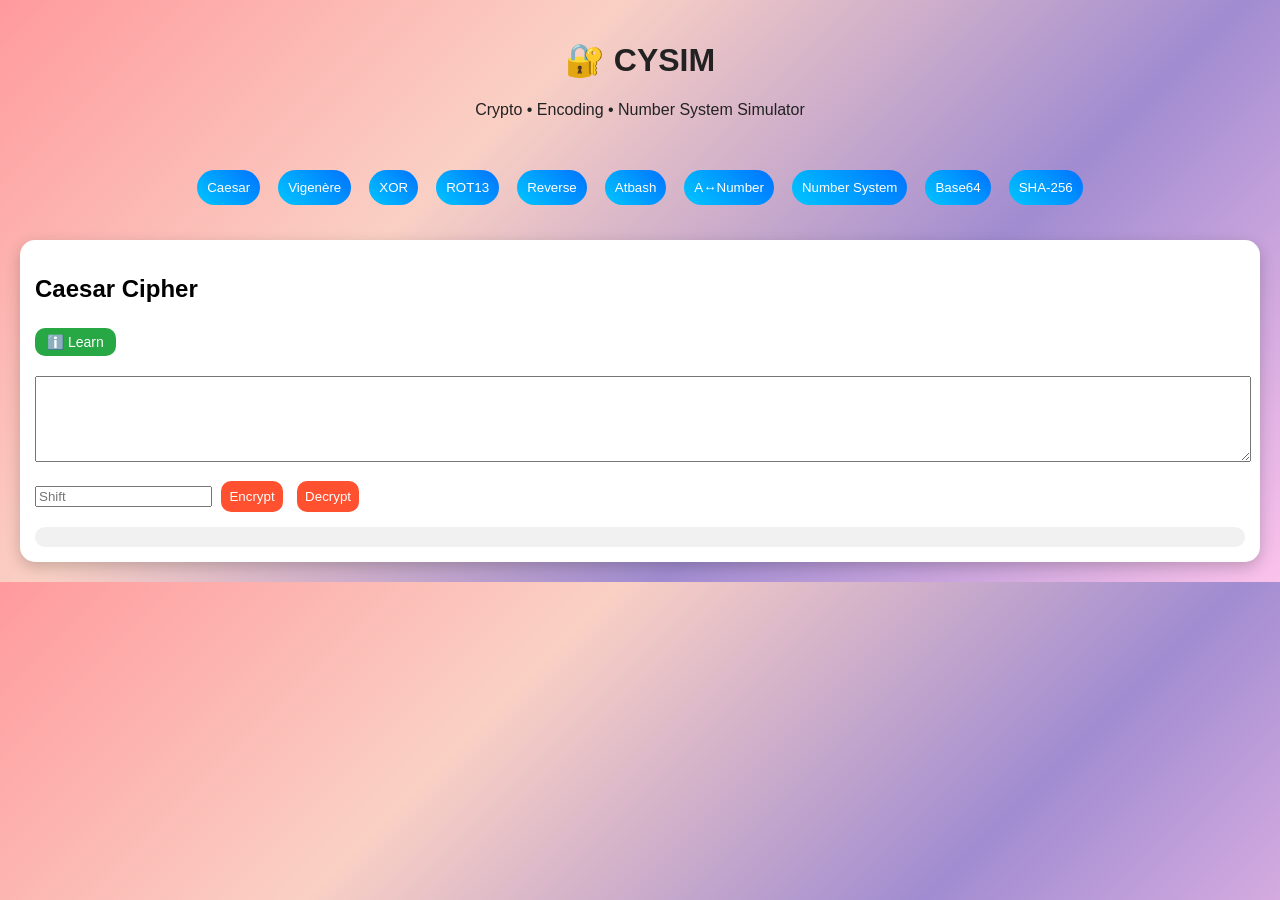
<file: index.html>
<!DOCTYPE html>
<html>
<head>
<title>CYSIM</title>
<link rel="stylesheet" href="style.css">
<style>
.info-section {
  background: #fdfdfd;
  border-left: 5px solid #0072ff;
  padding: 15px 20px;
  margin: 15px 0;
  border-radius: 8px;
  color: #333;
  font-size: 0.95em;
  line-height: 1.6;
  box-shadow: 0 4px 6px rgba(0,0,0,0.05);
}
.info-section h3 { margin-top: 0; color: #0072ff; border-bottom: 2px solid #e1e4e8; padding-bottom: 8px; font-size: 1.2em; }
.info-section p { margin: 10px 0; }
.info-section code { background: #e1e4e8; padding: 3px 6px; border-radius: 4px; font-family: monospace; color: #d73a49; font-weight: bold; }
.info-btn { background: #28a745; transition: 0.3s; margin-bottom: 10px; }
.info-btn:hover { background: #218838; transform: scale(1.05); }
</style>
</head>

<body>

<div class="header">
<h1>🔐 CYSIM</h1>
<p>Crypto • Encoding • Number System Simulator</p>
</div>

<div class="nav">
<button onclick="openTab('caesar')">Caesar</button>
<button onclick="openTab('vigenere')">Vigenère</button>
<button onclick="openTab('xor')">XOR</button>
<button onclick="openTab('rot13')">ROT13</button>
<button onclick="openTab('reverse')">Reverse</button>
<button onclick="openTab('atbash')">Atbash</button>
<button onclick="openTab('alphabet')">A↔Number</button>
<button onclick="openTab('number')">Number System</button>
<button onclick="openTab('base64')">Base64</button>
<button onclick="openTab('sha256')">SHA-256</button>
</div>

<div class="container">

<!-- CAESAR -->
<div id="caesar" class="card tab">
<h2>Caesar Cipher</h2>
<button class="info-btn" onclick="toggleInfo('caesar-info')">ℹ️ Learn</button>
<div id="caesar-info" class="info-section" style="display:none;">
  <h3>🏛️ What is the Caesar Cipher?</h3>
  <p><strong>📖 Definition:</strong> One of the oldest encryption methods, named after Julius Caesar. It is a <em>substitution cipher</em> that replaces each letter with another letter a fixed number of positions down the alphabet.</p>
  <p><strong>⚙️ Working Principle:</strong> Imagine a dial with the alphabet. If your shift is <strong>3</strong>:<br> • 'A' moves 3 spaces forward to become 'D'.<br> • 'B' becomes 'E'.<br> • 'Z' wraps around the dial to become 'C'.</p>
  <p><strong>💡 The Math (Modular Arithmetic):</strong> Computers use numbers for letters. The encryption formula is <code>E(x) = (x + shift) mod 26</code>. The "mod 26" acts like a clock, ensuring we wrap around when we go past 'Z'.</p>
  <p><strong>🛡️ Real World Application:</strong> Extremely weak today! It can be cracked instantly by trying all 25 possible shifts (Brute Force) or by analyzing common letters (Frequency Analysis). Mostly used as a learning tool.</p>
</div>
<textarea id="c_text"></textarea>
<input id="c_shift" type="number" placeholder="Shift">
<button onclick="caesarEnc()">Encrypt</button>
<button onclick="caesarDec()">Decrypt</button>
<div class="out" id="c_out"></div>
</div>

<!-- VIGENERE -->
<div id="vigenere" class="card tab">
<h2>Vigenère Cipher</h2>
<button class="info-btn" onclick="toggleInfo('vigenere-info')">ℹ️ Learn</button>
<div id="vigenere-info" class="info-section" style="display:none;">
  <h3>🗝️ What is the Vigenère Cipher?</h3>
  <p><strong>📖 Definition:</strong> An advanced version of the Caesar Cipher. Instead of using a single shift, it uses a <em>keyword</em> to change the shift for every single letter (a <em>polyalphabetic substitution</em>).</p>
  <p><strong>⚙️ Working Principle:</strong> If your message is <code>HELLO</code> and key is <code>KEY</code>:<br> 1. Repeat the key: <code>KEYKE</code><br> 2. Shift 'H' by 'K' (10 spaces).<br> 3. Shift 'E' by 'E' (4 spaces).<br> This hides repeating letters!</p>
  <p><strong>💡 Input Transformation:</strong> Historically, people used a "Tabula Recta" (a 26x26 grid of alphabets) to manually find the intersection of the message letter and the key letter.</p>
  <p><strong>🛡️ Real World Application:</strong> It was considered "le chiffre indéchiffrable" (unbreakable cipher) for 300 years until Charles Babbage cracked it in the 1800s using statistical analysis.</p>
</div>
<textarea id="v_text"></textarea>
<input id="v_key" placeholder="Key">
<button onclick="vigEnc()">Encrypt</button>
<button onclick="vigDec()">Decrypt</button>
<div class="out" id="v_out"></div>
</div>

<!-- XOR -->
<div id="xor" class="card tab">
<h2>XOR Cipher</h2>
<button class="info-btn" onclick="toggleInfo('xor-info')">ℹ️ Learn</button>
<div id="xor-info" class="info-section" style="display:none;">
  <h3>⚡ What is the XOR Cipher?</h3>
  <p><strong>📖 Definition:</strong> XOR (Exclusive OR) is a logic operation inside CPU hardware. As a cipher, it combines the binary bits (0s and 1s) of your message with a secret key.</p>
  <p><strong>⚙️ Working Principle:</strong> The XOR rule:<br> • <code>0 ^ 0 = 0</code> (Same = 0)<br> • <code>1 ^ 1 = 0</code> (Same = 0)<br> • <code>1 ^ 0 = 1</code> (Different = 1)<br> • <code>0 ^ 1 = 1</code> (Different = 1)</p>
  <p><strong>💡 Input Transformation:</strong> XOR is perfectly symmetric! If you encrypt your message with a key, you just XOR the output with the <em>exact same key</em> to decrypt it: <code>(Message ^ Key) ^ Key = Message</code>.</p>
  <p><strong>🛡️ Real World Application:</strong> Incredibly fast and lightweight. XOR is the mathematical heart of modern, highly secure ciphers like AES (Advanced Encryption Standard) used by banks.</p>
</div>
<textarea id="x_text"></textarea>
<input id="x_key" placeholder="Key">
<button onclick="xorProcess()">Process</button>
<div class="out" id="x_out"></div>
</div>

<!-- ROT13 -->
<div id="rot13" class="card tab">
<h2>ROT13</h2>
<button class="info-btn" onclick="toggleInfo('rot13-info')">ℹ️ Learn</button>
<div id="rot13-info" class="info-section" style="display:none;">
  <h3>🔄 What is ROT13?</h3>
  <p><strong>📖 Definition:</strong> ROT13 ("Rotate by 13 places") is a specific variant of the Caesar Cipher. It shifts every letter by exactly 13 positions.</p>
  <p><strong>⚙️ Working Principle:</strong> Because the English alphabet has 26 letters, shifting by 13 is exactly half of the alphabet. 'A' becomes 'N', 'B' becomes 'O'... and 'N' becomes 'A'.</p>
  <p><strong>💡 Input Transformation:</strong> Applying ROT13 twice restores the original text. You don't need a separate "Decrypt" button—encryption and decryption are the exact same mathematical process!</p>
  <p><strong>🛡️ Real World Application:</strong> Not used for security! It was popularized on early internet forums to hide movie spoilers, punchlines, or offensive text from casual reading. A digital puzzle.</p>
</div>
<textarea id="rot_text"></textarea>
<button onclick="rot13()">Transform</button>
<div class="out" id="rot_out"></div>
</div>

<!-- REVERSE -->
<div id="reverse" class="card tab">
<h2>Reverse</h2>
<button class="info-btn" onclick="toggleInfo('reverse-info')">ℹ️ Learn</button>
<div id="reverse-info" class="info-section" style="display:none;">
  <h3>⏪ What is Text Reversal?</h3>
  <p><strong>📖 Definition:</strong> A simple string manipulation that flips the order of characters in a text. The last letter becomes the first, and the first becomes the last.</p>
  <p><strong>⚙️ Working Principle:</strong> The string <code>"HELLO WORLD"</code> is simply read backwards to become <code>"DLROW OLLEH"</code>.</p>
  <p><strong>💡 Input Transformation:</strong> In programming, this is often done by converting text into an Array (a list of chars), running a reverse algorithm, and joining them back. A classic coding exercise!</p>
  <p><strong>🛡️ Real World Application:</strong> Not encryption! Used for checking <em>Palindromes</em> (words reading the same backwards, like "RACECAR"), formatting data, or basic obfuscation to bypass filters.</p>
</div>
<textarea id="r_text"></textarea>
<button onclick="rev()">Transform</button>
<div class="out" id="r_out"></div>
</div>

<!-- ATBASH -->
<div id="atbash" class="card tab">
<h2>Atbash Cipher</h2>
<button class="info-btn" onclick="toggleInfo('atbash-info')">ℹ️ Learn</button>
<div id="atbash-info" class="info-section" style="display:none;">
  <h3>🪞 What is the Atbash Cipher?</h3>
  <p><strong>📖 Definition:</strong> Originally used to encode the Hebrew alphabet in biblical texts, Atbash is a <em>substitution cipher</em> that maps the alphabet to its exact reverse mirror.</p>
  <p><strong>⚙️ Working Principle:</strong> Think of it as folding the alphabet in half.<br> • 1st letter (A) swaps with 26th letter (Z).<br> • 2nd letter (B) swaps with 25th letter (Y).</p>
  <p><strong>💡 Input Transformation:</strong> If we map A=1 and Z=26, the underlying formula is <code>New = 27 - Old</code>. Like ROT13, Atbash is symmetrical. Apply it twice and you get your original text back.</p>
  <p><strong>🛡️ Real World Application:</strong> Purely historical and educational today. Often found in escape rooms, puzzle games, and amateur cryptography treasure hunts!</p>
</div>
<textarea id="a_text"></textarea>
<button onclick="atbash()">Transform</button>
<div class="out" id="a_out"></div>
</div>

<!-- ALPHABET -->
<div id="alphabet" class="card tab">
<h2>A ↔ Number System</h2>
<button class="info-btn" onclick="toggleInfo('alphabet-info')">ℹ️ Learn</button>
<div id="alphabet-info" class="info-section" style="display:none;">
  <h3>🔤 Alphabet ↔ Number Mapping</h3>
  <p><strong>📖 Definition:</strong> The process of converting alphabetical letters into their corresponding numerical positions.</p>
  <p><strong>⚙️ Working Principle:</strong> Different modes exist:<br> • <strong>A=1:</strong> How humans count (A=1, B=2 ... Z=26).<br> • <strong>A=0:</strong> How programmers count. Indexing at 0 makes crypto math flawless.<br> • <strong>Z=0:</strong> A reverse mapping.</p>
  <p><strong>💡 Input Transformation:</strong> Computers don't actually know what 'A' is! They use tables like ASCII, where the capital letter 'A' is internally stored as the decimal number 65, and lowercase 'a' is 97.</p>
  <p><strong>🛡️ Real World Application:</strong> Essential for building crypto algorithms from scratch, data serialization, and generating spreadsheet column headers (A, B, C... AA, AB).</p>
</div>
<select id="n_mode">
<option value="a1">A = 1</option>
<option value="a0">A = 0</option>
<option value="z0">Z = 0</option>
</select>
<textarea id="n_text"></textarea>
<button onclick="toNum()">To Number</button>
<button onclick="toChar()">To Text</button>
<div class="out" id="n_out"></div>
</div>

<!-- NUMBER SYSTEM -->
<div id="number" class="card tab">
<h2>Number System Converter</h2>
<button class="info-btn" onclick="toggleInfo('number-info')">ℹ️ Learn</button>
<div id="number-info" class="info-section" style="display:none;">
  <h3>🔢 Number System Conversions</h3>
  <p><strong>📖 Definition:</strong> Humans use Base-10 (Decimal) because we have 10 fingers. Computers use different mathematical bases depending on hardware constraints.</p>
  <p><strong>⚙️ Working Principle:</strong><br> • <strong>Binary (Base-2):</strong> Uses <code>0</code> and <code>1</code> (Transistors OFF/ON).<br> • <strong>Octal (Base-8):</strong> Uses <code>0-7</code> (Old computer systems).<br> • <strong>Hexadecimal (Base-16):</strong> Uses <code>0-9</code> and <code>A-F</code> (Compact binary).</p>
  <p><strong>💡 Input Transformation:</strong> The letter <strong>'A'</strong> is ASCII value 65. Under the hood, this translates to Decimal: <code>65</code> | Binary: <code>01000001</code> | Hex: <code>41</code>.</p>
  <p><strong>🛡️ Real World Application:</strong> Hexadecimal is extensively used for Web Colors (e.g., <code>#FF0000</code>), Memory Addresses in debugging, and network MAC addresses.</p>
</div>
<select id="num_base">
<option value="2">Binary</option>
<option value="10">Decimal</option>
<option value="16">Hex</option>
<option value="8">Octal</option>
</select>
<textarea id="num_text" placeholder="Enter text or numbers"></textarea>
<div class="btns">
<button onclick="toNumber()">Text → Number</button>
<button onclick="convertToString()">Number → Text</button>
</div>
<div class="out" id="num_out"></div>
</div>

<!-- BASE64 -->
<div id="base64" class="card tab">
<h2>Base64</h2>
<button class="info-btn" onclick="toggleInfo('base64-info')">ℹ️ Learn</button>
<div id="base64-info" class="info-section" style="display:none;">
  <h3>📦 What is Base64 Encoding?</h3>
  <p><strong>📖 Definition:</strong> Base64 is an <em>encoding scheme</em> (not encryption!). It takes raw binary data and translates it into a safe, standard text format using 64 printable characters.</p>
  <p><strong>⚙️ Working Principle:</strong> <br> 1. Takes 3 bytes of data (24 bits).<br> 2. Chops those 24 bits into 4 smaller chunks of 6 bits.<br> 3. Maps those 6-bit chunks to safe characters (A-Z, a-z, 0-9, +, /).<br> 4. Adds <code>=</code> padding at the end if the data doesn't divide evenly.</p>
  <p><strong>💡 Input Transformation:</strong> Internet protocols like Email were built to handle text, not images. Base64 safely disguises binary images as massive blocks of text so they can be transmitted without breaking!</p>
  <p><strong>🛡️ Real World Application:</strong> Email attachments, JWT (JSON Web Tokens) for website logins, and embedding tiny icons directly into HTML/CSS files (Data URIs).</p>
</div>
<textarea id="b_text"></textarea>
<button onclick="b64enc()">Encode</button>
<button onclick="b64dec()">Decode</button>
<div class="out" id="b_out"></div>
</div>

<!-- SHA256 -->
<div id="sha256" class="card tab">
<h2>SHA-256</h2>
<button class="info-btn" onclick="toggleInfo('sha256-info')">ℹ️ Learn</button>
<div id="sha256-info" class="info-section" style="display:none;">
  <h3>🔒 What is SHA-256 Hashing?</h3>
  <p><strong>📖 Definition:</strong> SHA-256 is a cryptographic hash function. Unlike encryption, hashing is a <strong>one-way street</strong>. You can scramble data into a hash, but you can <em>never</em> descramble a hash back into data.</p>
  <p><strong>⚙️ Working Principle:</strong> <br> • <strong>Deterministic:</strong> Same input always = same hash.<br> • <strong>Fixed Size:</strong> A 2-letter word or a 100GB movie both produce exactly 64 characters.<br> • <strong>Avalanche Effect:</strong> Changing ONE letter changes the entire output hash entirely.</p>
  <p><strong>💡 Input Transformation (Passwords):</strong> Websites NEVER store your actual password. They store the hash. When you log in, they hash what you typed and compare. Hackers only steal useless hashes!</p>
  <p><strong>🛡️ Real World Application:</strong> Securing passwords, verifying downloaded files, SSL/TLS web certificates, and it is the foundational math that runs the Bitcoin blockchain.</p>
</div>
<textarea id="s_text"></textarea>
<button onclick="sha256()">Hash</button>
<div class="out" id="s_out"></div>
</div>

</div>

<script src="script.js"></script>
</body>
</html>
</file>
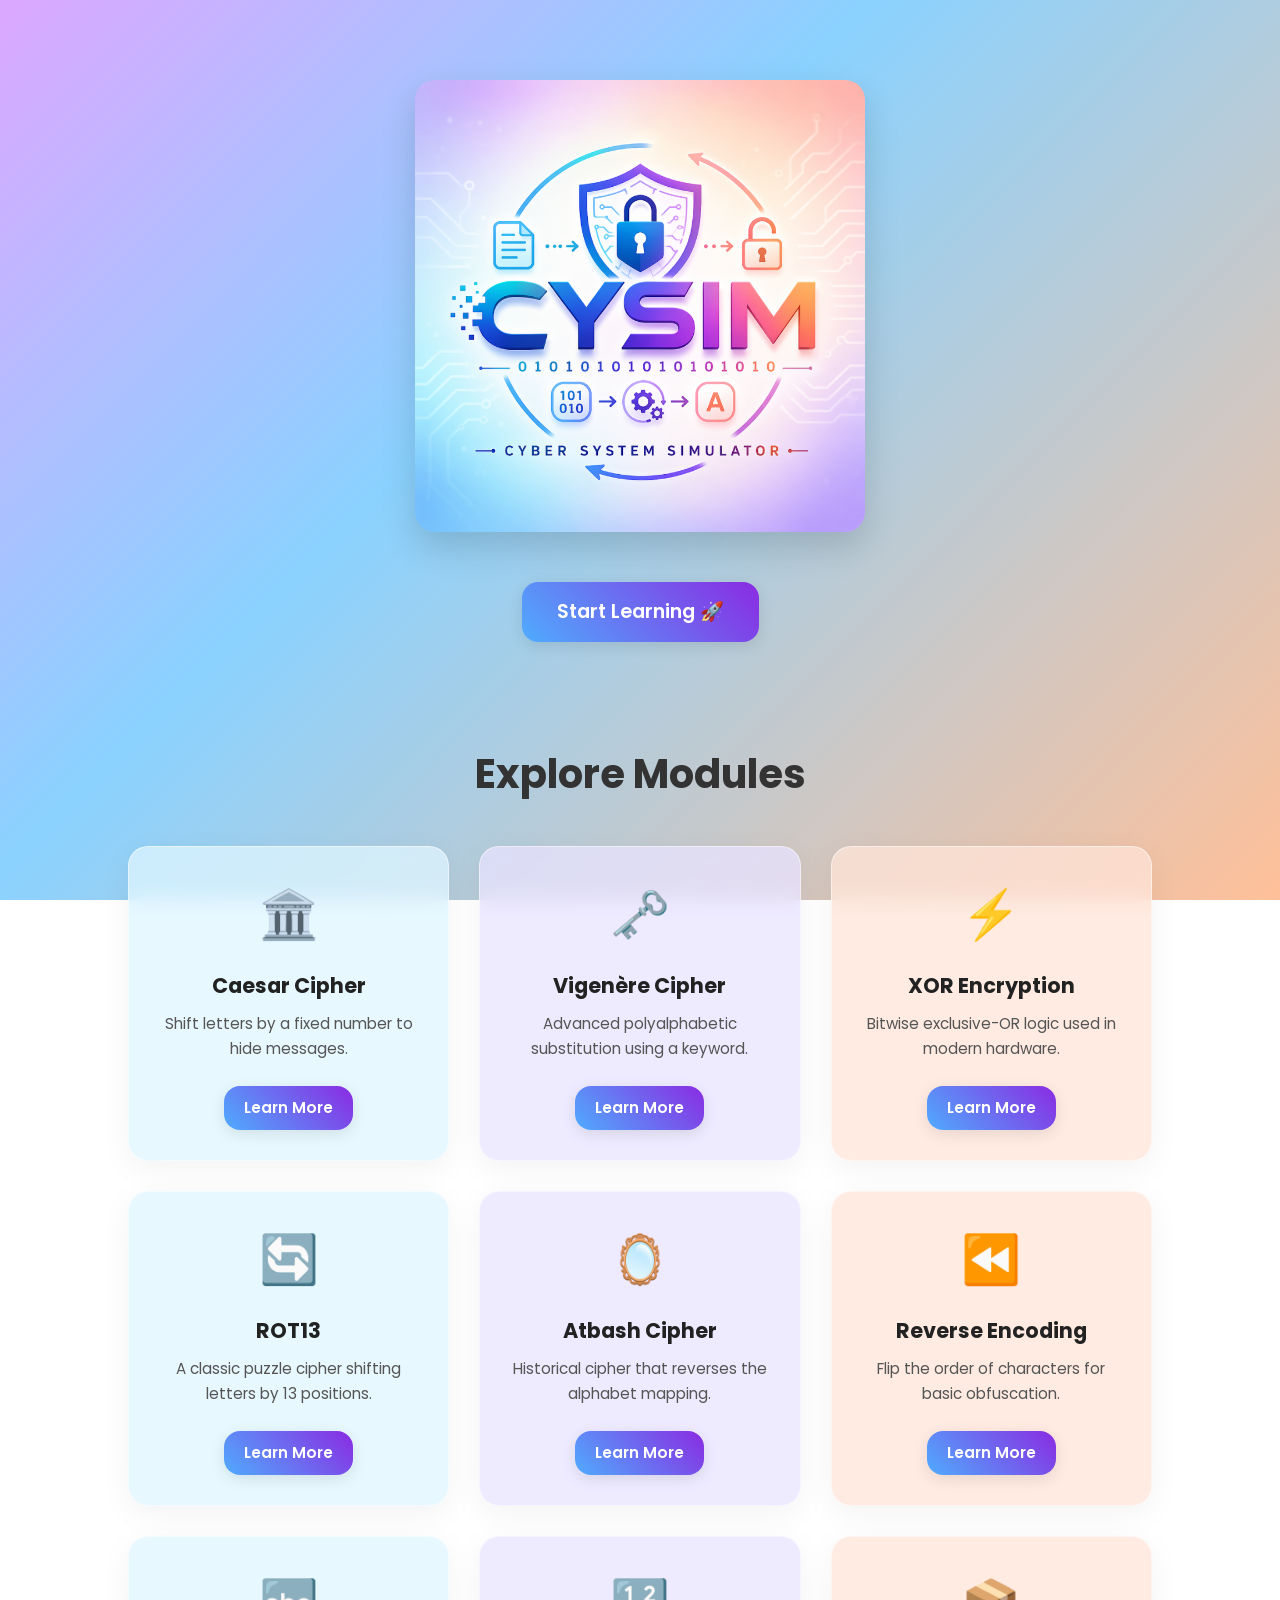
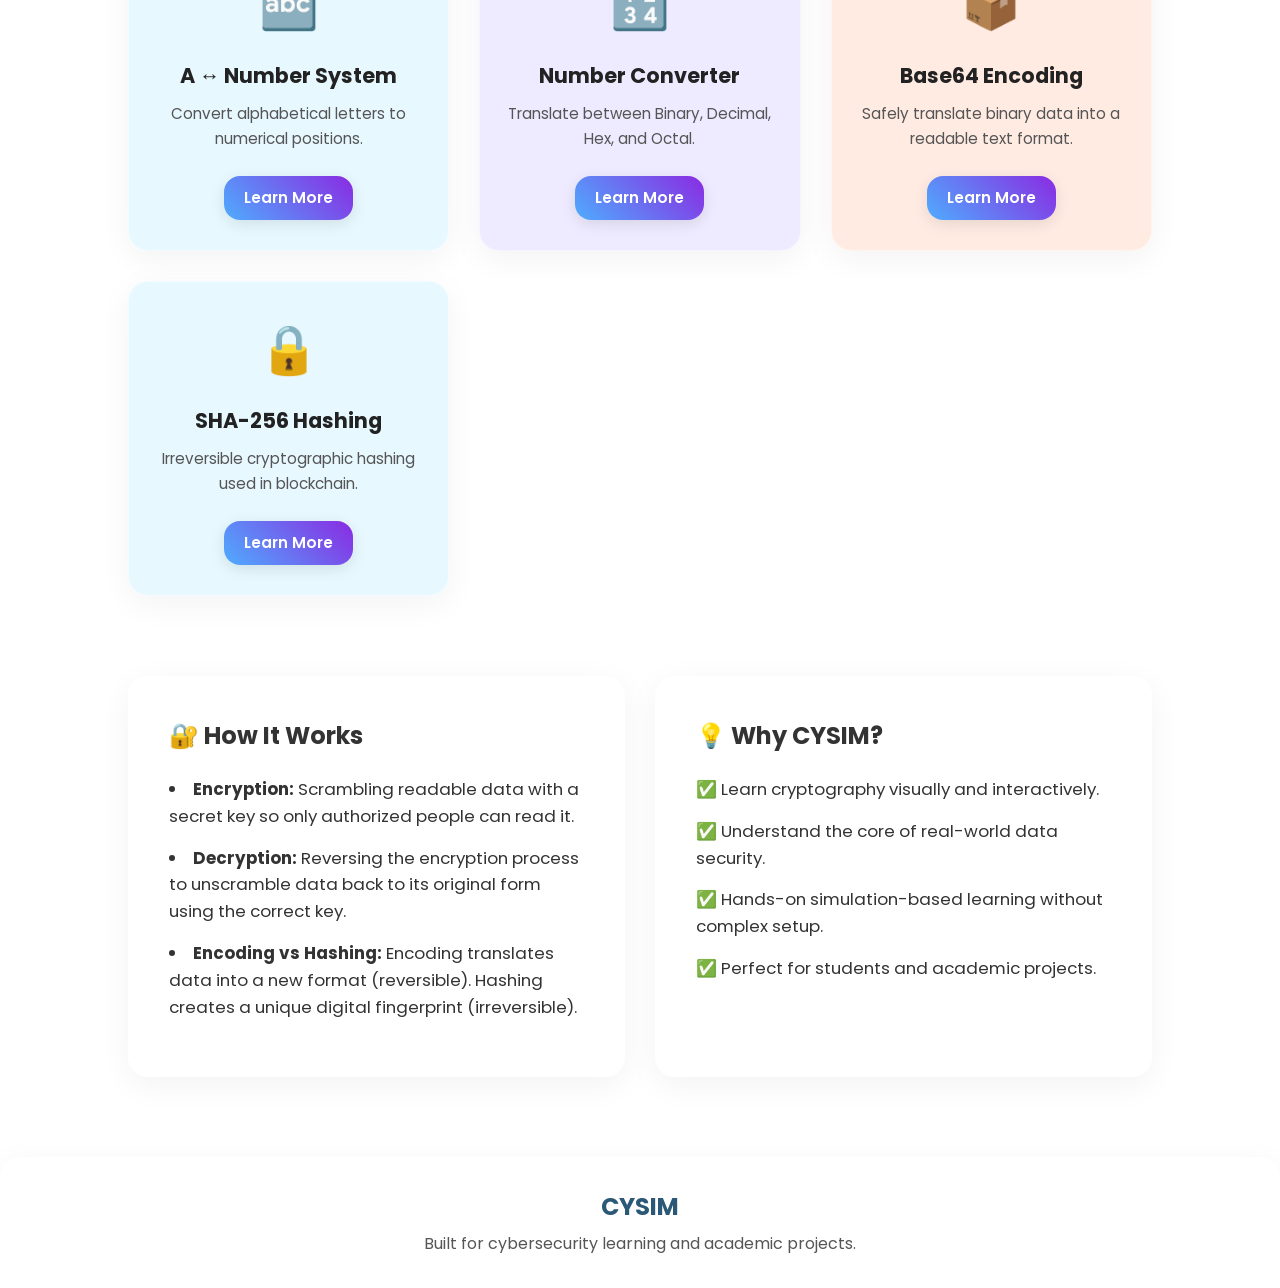
<file: home.html>
<!DOCTYPE html>
<html lang="en">
<head>
  <meta charset="UTF-8">
  <meta name="viewport" content="width=device-width, initial-scale=1.0">
  <title>CYSIM | Cyber System Simulator</title>
  <link rel="stylesheet" href="home.css">
  <link href="https://fonts.googleapis.com/css2?family=Poppins:wght@300;400;600;700&display=swap" rel="stylesheet">
</head>
<body>

  <!-- HERO SECTION -->
  <header class="hero">
    <div class="hero-content">
      <img src="image.png" alt="CYSIM Logo" class="hero-image">
      <a href="index.html" class="primary-btn">Start Learning 🚀</a>
    </div>
  </header>

  <!-- FEATURE CARDS GRID -->
  <section class="modules-section">
    <h2 class="section-title">Explore Modules</h2>
    <div class="grid-container">
      
      <div class="card color-cyan">
        <div class="icon">🏛️</div>
        <h3>Caesar Cipher</h3>
        <p>Shift letters by a fixed number to hide messages.</p>
        <a href="index.html" class="card-btn">Learn More</a>
      </div>

      <div class="card color-lavender">
        <div class="icon">🗝️</div>
        <h3>Vigenère Cipher</h3>
        <p>Advanced polyalphabetic substitution using a keyword.</p>
        <a href="index.html" class="card-btn">Learn More</a>
      </div>

      <div class="card color-peach">
        <div class="icon">⚡</div>
        <h3>XOR Encryption</h3>
        <p>Bitwise exclusive-OR logic used in modern hardware.</p>
        <a href="index.html" class="card-btn">Learn More</a>
      </div>

      <div class="card color-cyan">
        <div class="icon">🔄</div>
        <h3>ROT13</h3>
        <p>A classic puzzle cipher shifting letters by 13 positions.</p>
        <a href="index.html" class="card-btn">Learn More</a>
      </div>

      <div class="card color-lavender">
        <div class="icon">🪞</div>
        <h3>Atbash Cipher</h3>
        <p>Historical cipher that reverses the alphabet mapping.</p>
        <a href="index.html" class="card-btn">Learn More</a>
      </div>

      <div class="card color-peach">
        <div class="icon">⏪</div>
        <h3>Reverse Encoding</h3>
        <p>Flip the order of characters for basic obfuscation.</p>
        <a href="index.html" class="card-btn">Learn More</a>
      </div>

      <div class="card color-cyan">
        <div class="icon">🔤</div>
        <h3>A ↔ Number System</h3>
        <p>Convert alphabetical letters to numerical positions.</p>
        <a href="index.html" class="card-btn">Learn More</a>
      </div>

      <div class="card color-lavender">
        <div class="icon">🔢</div>
        <h3>Number Converter</h3>
        <p>Translate between Binary, Decimal, Hex, and Octal.</p>
        <a href="index.html" class="card-btn">Learn More</a>
      </div>

      <div class="card color-peach">
        <div class="icon">📦</div>
        <h3>Base64 Encoding</h3>
        <p>Safely translate binary data into a readable text format.</p>
        <a href="index.html" class="card-btn">Learn More</a>
      </div>

      <div class="card color-cyan">
        <div class="icon">🔒</div>
        <h3>SHA-256 Hashing</h3>
        <p>Irreversible cryptographic hashing used in blockchain.</p>
        <a href="index.html" class="card-btn">Learn More</a>
      </div>

    </div>
  </section>

  <!-- HOW IT WORKS & WHY CYSIM -->
  <section class="info-section">
    <div class="info-grid">
      
      <div class="info-box glass">
        <h2>🔐 How It Works</h2>
        <ul class="info-list">
          <li><strong>Encryption:</strong> Scrambling readable data with a secret key so only authorized people can read it.</li>
          <li><strong>Decryption:</strong> Reversing the encryption process to unscramble data back to its original form using the correct key.</li>
          <li><strong>Encoding vs Hashing:</strong> Encoding translates data into a new format (reversible). Hashing creates a unique digital fingerprint (irreversible).</li>
        </ul>
      </div>

      <div class="info-box glass">
        <h2>💡 Why CYSIM?</h2>
        <ul class="info-list check-list">
          <li>✅ Learn cryptography visually and interactively.</li>
          <li>✅ Understand the core of real-world data security.</li>
          <li>✅ Hands-on simulation-based learning without complex setup.</li>
          <li>✅ Perfect for students and academic projects.</li>
        </ul>
      </div>

    </div>
  </section>

  <!-- FOOTER -->
  <footer class="footer glass">
    <h2>CYSIM</h2>
    <p>Built for cybersecurity learning and academic projects.</p>
  </footer>

</body>
</html>
</file>
<file: style.css>
body {
font-family: Arial;
margin: 0;
background: linear-gradient(135deg,#ff9a9e,#fad0c4,#a18cd1,#fbc2eb);
}

.header {
text-align: center;
padding: 20px;
color: #222;
}

.nav {
display: flex;
flex-wrap: wrap;
justify-content: center;
gap: 8px;
padding: 10px;
}

.nav button {
background: linear-gradient(45deg,#00c6ff,#0072ff);
border: none;
padding: 10px;
border-radius: 20px;
color: white;
cursor: pointer;
}

.container {
display: grid;
grid-template-columns: repeat(auto-fit,minmax(300px,1fr));
padding: 20px;
gap: 20px;
}

.card {
background: white;
padding: 15px;
border-radius: 15px;
box-shadow: 0 5px 15px rgba(0,0,0,0.2);
display: none;
}

textarea {
width: 100%;
height: 80px;
margin: 10px 0;
}

button {
padding: 8px;
margin: 5px;
border: none;
border-radius: 10px;
background: #ff512f;
color: white;
cursor: pointer;
}

.out {
margin-top: 10px;
padding: 10px;
background: #f1f1f1;
color: black;
border-radius: 10px;
}

.info-btn {
background: linear-gradient(45deg, #667eea, #764ba2);
padding: 6px 12px;
font-size: 14px;
margin: 5px 0 10px 0;
}

.info-btn:hover {
background: linear-gradient(45deg, #764ba2, #667eea);
}

.info-section {
background: linear-gradient(135deg, #e0f7f4, #f0e7ff);
border-left: 5px solid #667eea;
padding: 15px;
margin-bottom: 15px;
border-radius: 10px;
font-size: 14px;
line-height: 1.6;
}

.info-section h3 {
margin-top: 0;
color: #333;
font-size: 16px;
}

.info-section p {
margin: 8px 0;
color: #555;
}

.info-section strong {
color: #667eea;
}
</file>
<file: home.css>
/* GLOBAL STYLES */
* {
  margin: 0;
  padding: 0;
  box-sizing: border-box;
  font-family: 'Poppins', sans-serif;
}

body {
  /* Gradient matched exactly to image.png background colors */
  background: linear-gradient(135deg, #dca8ff 0%, #8ad2ff 40%, #ffc099 100%);
  background-attachment: fixed;
  color: #333;
  line-height: 1.6;
}

/* BUTTONS */
.primary-btn, .card-btn {
  display: inline-block;
  /* Gradient blue → violet */
  background: linear-gradient(45deg, #4facfe, #8a2be2);
  color: white;
  text-decoration: none;
  font-weight: 600;
  border: none;
  border-radius: 16px;
  cursor: pointer;
  transition: all 0.3s ease;
  box-shadow: 0 4px 15px rgba(0, 0, 0, 0.1);
}

.primary-btn {
  padding: 15px 35px;
  font-size: 1.2rem;
  margin-top: 20px;
}

.card-btn {
  padding: 10px 20px;
  font-size: 0.95rem;
  margin-top: auto;
}

.primary-btn:hover, .card-btn:hover {
  transform: scale(1.05);
  box-shadow: 0 8px 25px rgba(138, 43, 226, 0.4); /* Soft shadow glow */
}

/* HERO SECTION */
.hero {
  text-align: center;
  padding: 80px 20px 60px;
}

.hero-image {
  max-width: 100%;
  width: 450px;
  height: auto;
  display: block;
  margin: 0 auto 30px auto;
  border-radius: 20px;
  box-shadow: 0 15px 35px rgba(0, 0, 0, 0.15);
}

/* SECTION TITLES */
.section-title {
  text-align: center;
  font-size: 2.5rem;
  margin-bottom: 40px;
  color: #333;
}

/* FEATURE CARDS GRID */
.modules-section {
  padding: 40px 10%;
}

.grid-container {
  display: grid;
  grid-template-columns: repeat(auto-fit, minmax(280px, 1fr));
  gap: 30px;
}

.card {
  padding: 30px 25px;
  border-radius: 20px;
  display: flex;
  flex-direction: column;
  align-items: center;
  text-align: center;
  transition: all 0.3s ease;
  /* Glassmorphism base */
  backdrop-filter: blur(10px);
  border: 1px solid rgba(255, 255, 255, 0.5);
  box-shadow: 0 8px 32px rgba(0, 0, 0, 0.05);
}

.card:hover {
  transform: translateY(-10px);
  box-shadow: 0 15px 35px rgba(0, 0, 0, 0.1);
}

/* Card Pastel Colors */
.color-cyan { background: rgba(223, 246, 255, 0.75); }
.color-lavender { background: rgba(232, 227, 255, 0.75); }
.color-peach { background: rgba(255, 229, 217, 0.75); }

.card .icon {
  font-size: 3rem;
  margin-bottom: 15px;
}

.card h3 {
  font-size: 1.3rem;
  margin-bottom: 10px;
  color: #222;
}

.card p {
  font-size: 0.95rem;
  color: #555;
  margin-bottom: 25px;
}

/* INFO SECTIONS */
.info-section {
  padding: 40px 10% 80px;
}

.info-grid {
  display: grid;
  grid-template-columns: repeat(auto-fit, minmax(350px, 1fr));
  gap: 30px;
}

.glass {
  background: rgba(255, 255, 255, 0.45);
  backdrop-filter: blur(12px);
  border-radius: 20px;
  border: 1px solid rgba(255, 255, 255, 0.6);
  padding: 40px;
  box-shadow: 0 8px 32px rgba(0, 0, 0, 0.05);
}

.info-box h2 { margin-bottom: 20px; color: #333; }
.info-list li { margin-bottom: 15px; font-size: 1.05rem; list-style-position: inside; }
.check-list li { list-style: none; }

/* FOOTER */
.footer {
  text-align: center;
  padding: 30px;
  margin-top: auto;
  border-radius: 20px 20px 0 0;
}
.footer h2 { margin-bottom: 5px; color: #2b5876; }
.footer p { color: #555; }
</file>
